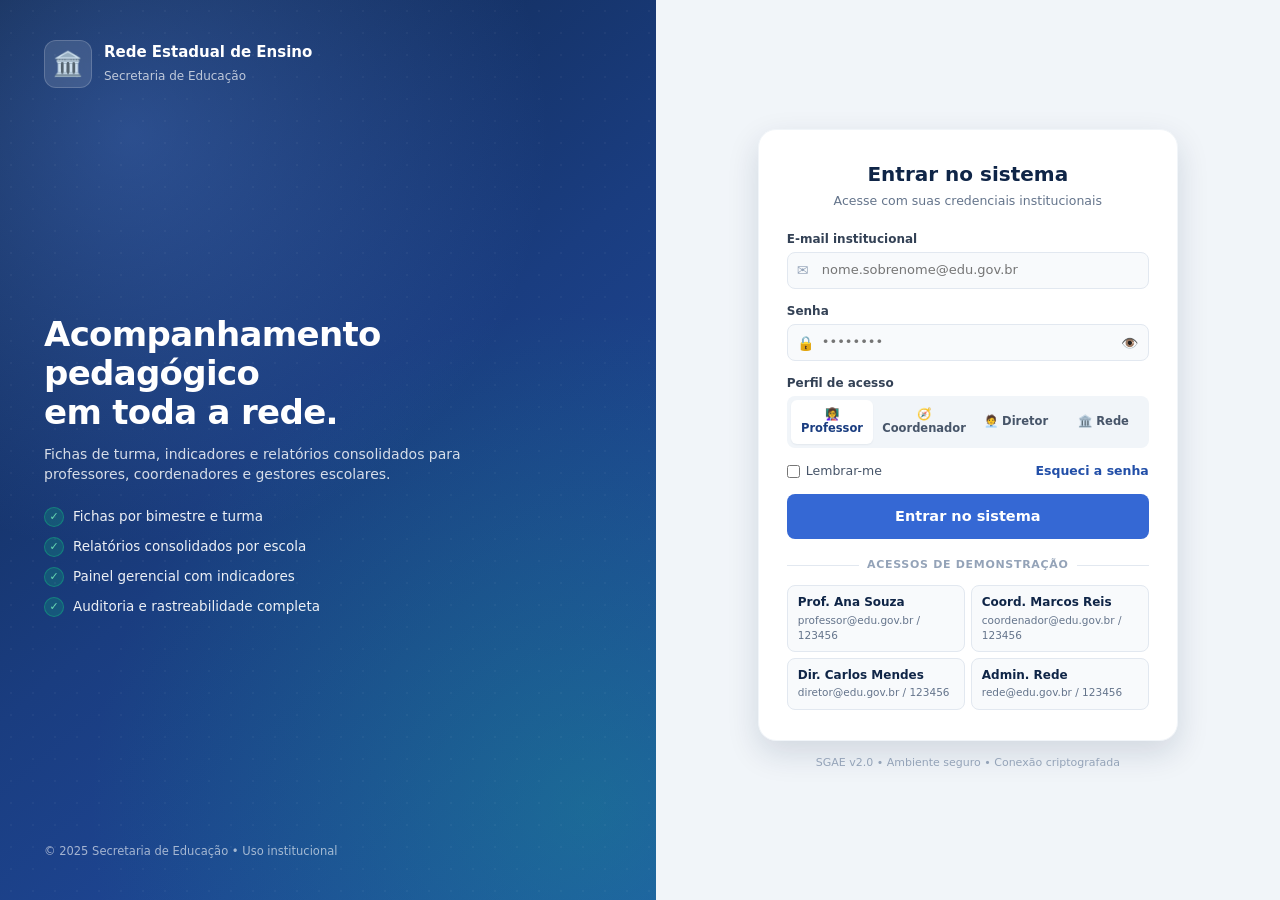
<file: index.html>
<!DOCTYPE html>
<html lang="pt-BR">
<head>
  <meta charset="UTF-8" />
  <meta name="viewport" content="width=device-width, initial-scale=1.0" />
  <title>SGAE • Sistema de Gestão Escolar Estadual</title>
  <link rel="stylesheet" href="style.css" />
</head>
<body class="page-login">

  <div class="login-wrap">
    <aside class="login-hero">
      <div class="login-hero__top">
        <div class="login-hero__brand">
          <span class="crest">🏛️</span>
          <div>
            <strong>Rede Estadual de Ensino</strong>
            <small>Secretaria de Educação</small>
          </div>
        </div>
      </div>
      <div class="login-hero__mid">
        <h1>Acompanhamento pedagógico<br/>em toda a rede.</h1>
        <p>Fichas de turma, indicadores e relatórios consolidados para professores, coordenadores e gestores escolares.</p>
        <ul class="login-hero__list">
          <li><span>✓</span> Fichas por bimestre e turma</li>
          <li><span>✓</span> Relatórios consolidados por escola</li>
          <li><span>✓</span> Painel gerencial com indicadores</li>
          <li><span>✓</span> Auditoria e rastreabilidade completa</li>
        </ul>
      </div>
      <div class="login-hero__foot">
        <span>© 2025 Secretaria de Educação • Uso institucional</span>
      </div>
    </aside>

    <main class="login-main">
      <div class="login-card">
        <div class="login-card__head">
          <h2>Entrar no sistema</h2>
          <p>Acesse com suas credenciais institucionais</p>
        </div>

        <form id="loginForm" class="login-form" novalidate autocomplete="on">
          <div class="field">
            <label for="loginEmail">E-mail institucional</label>
            <div class="input-group">
              <span class="input-group__ico">✉️</span>
              <input type="email" id="loginEmail" placeholder="nome.sobrenome@edu.gov.br" autocomplete="username" required />
            </div>
          </div>
          <div class="field">
            <label for="loginSenha">Senha</label>
            <div class="input-group">
              <span class="input-group__ico">🔒</span>
              <input type="password" id="loginSenha" placeholder="••••••••" autocomplete="current-password" required />
              <button type="button" class="input-group__btn" id="toggleSenha" aria-label="Mostrar senha">👁️</button>
            </div>
          </div>
          <div class="field">
            <label>Perfil de acesso</label>
            <div class="perfil-toggle" id="perfilToggle">
              <button type="button" class="perfil-btn is-active" data-perfil="professor">👩‍🏫 Professor</button>
              <button type="button" class="perfil-btn" data-perfil="coordenador">🧭 Coordenador</button>
              <button type="button" class="perfil-btn" data-perfil="diretor">🧑‍💼 Diretor</button>
              <button type="button" class="perfil-btn" data-perfil="rede">🏛️ Rede</button>
            </div>
          </div>
          <div class="login-row">
            <label class="check"><input type="checkbox" id="lembrar" /><span>Lembrar-me</span></label>
            <a href="#" onclick="return false" class="link-muted">Esqueci a senha</a>
          </div>
          <p id="loginErro" class="alert alert--error" hidden></p>
          <button type="submit" class="btn btn--primary btn--block btn--lg">Entrar no sistema</button>
        </form>

        <div class="login-sep"><span>Acessos de demonstração</span></div>

        <div class="login-demo">
          <button type="button" class="demo-chip" data-email="professor@edu.gov.br" data-senha="123456" data-perfil="professor">
            <strong>Prof. Ana Souza</strong><small>professor@edu.gov.br / 123456</small>
          </button>
          <button type="button" class="demo-chip" data-email="coordenador@edu.gov.br" data-senha="123456" data-perfil="coordenador">
            <strong>Coord. Marcos Reis</strong><small>coordenador@edu.gov.br / 123456</small>
          </button>
          <button type="button" class="demo-chip" data-email="diretor@edu.gov.br" data-senha="123456" data-perfil="diretor">
            <strong>Dir. Carlos Mendes</strong><small>diretor@edu.gov.br / 123456</small>
          </button>
          <button type="button" class="demo-chip" data-email="rede@edu.gov.br" data-senha="123456" data-perfil="rede">
            <strong>Admin. Rede</strong><small>rede@edu.gov.br / 123456</small>
          </button>
        </div>
      </div>
      <p class="login-foot">SGAE v2.0 • Ambiente seguro • Conexão criptografada</p>
    </main>
  </div>

  <div id="toast" class="toast" hidden></div>
  <script src="login.js"></script>
</body>
</html>
</file>
<file: style.css>
*, *::before, *::after { box-sizing: border-box; margin: 0; padding: 0; }
[hidden] { display: none !important; }

:root {
  --brand-50:#eef4ff; --brand-100:#dbe6ff; --brand-200:#bcd1ff;
  --brand-400:#5b8def; --brand-500:#3568d4; --brand-600:#224fa8;
  --brand-700:#1a3d80; --brand-900:#0f2547;
  --green-50:#ecfdf5; --green-100:#d1fae5; --green-500:#10b981; --green-700:#047857;
  --ok-50:#ecfdf5; --ok-500:#10b981; --ok-700:#047857;
  --warn-50:#fffbeb; --warn-500:#f59e0b; --warn-700:#b45309;
  --err-50:#fef2f2; --err-500:#ef4444; --err-700:#991b1b;
  --info-50:#eff6ff; --info-500:#3b82f6; --info-700:#1d4ed8;
  --n-50:#f8fafc; --n-100:#f1f5f9; --n-200:#e2e8f0; --n-300:#cbd5e1;
  --n-400:#94a3b8; --n-500:#64748b; --n-600:#475569; --n-700:#334155;
  --n-800:#1e293b; --n-900:#0f172a;
  --sh-1:0 1px 2px rgba(15,37,71,.06);
  --sh-2:0 4px 10px rgba(15,37,71,.08);
  --sh-3:0 12px 32px rgba(15,37,71,.14);
  --sh-4:0 20px 48px rgba(15,37,71,.2);
  --sidebar-w:230px;
  --font: "Inter","Segoe UI",system-ui,-apple-system,Roboto,sans-serif;
}

html, body { height:100%; }
body { font-family:var(--font); background:var(--n-50); color:var(--n-900); line-height:1.45; -webkit-font-smoothing:antialiased; }
button, input, textarea, select { font:inherit; color:inherit; }
button { cursor:pointer; border:none; background:none; }
a { color:inherit; text-decoration:none; }
:focus-visible { outline:2px solid var(--brand-500); outline-offset:2px; border-radius:6px; }

.btn { display:inline-flex; align-items:center; justify-content:center; gap:6px; padding:8px 14px; border-radius:8px; font-size:13px; font-weight:600; transition:.15s; white-space:nowrap; }
.btn--primary { background:var(--brand-500); color:#fff; }
.btn--primary:hover { background:var(--brand-600); transform:translateY(-1px); box-shadow:var(--sh-2); }
.btn--ghost { background:transparent; color:var(--n-700); border:1.5px solid var(--n-200); }
.btn--ghost:hover { background:var(--n-100); border-color:var(--n-300); }
.btn--soft { background:var(--brand-50); color:var(--brand-700); }
.btn--soft:hover { background:var(--brand-100); }
.btn--danger { background:var(--err-50); color:var(--err-700); border:1.5px solid #fecaca; }
.btn--sm { padding:5px 10px; font-size:11.5px; }
.btn--lg { padding:12px 20px; font-size:14.5px; }
.btn--block { width:100%; }
.btn:disabled { opacity:.5; cursor:not-allowed; }

.icon-btn { width:34px; height:34px; border-radius:8px; display:grid; place-items:center; font-size:15px; color:var(--n-700); transition:.15s; position:relative; }
.icon-btn:hover { background:var(--n-100); }

.field { display:grid; gap:4px; }
.field label { font-size:12px; font-weight:600; color:var(--n-700); }
.field input, .field textarea, .field select { width:100%; padding:8px 11px; border:1.5px solid var(--n-200); border-radius:8px; background:var(--n-50); font-size:13px; transition:.15s; }
.field input:focus, .field textarea:focus, .field select:focus { outline:none; border-color:var(--brand-500); background:#fff; box-shadow:0 0 0 3px rgba(53,104,212,.14); }
.field textarea { resize:vertical; min-height:44px; font-family:inherit; line-height:1.45; }

.input-group { position:relative; }
.input-group__ico { position:absolute; left:10px; top:50%; transform:translateY(-50%); font-size:14px; color:var(--n-400); pointer-events:none; }
.input-group input { padding-left:34px; padding-right:40px; }
.input-group__btn { position:absolute; right:4px; top:50%; transform:translateY(-50%); width:30px; height:30px; border-radius:6px; display:grid; place-items:center; color:var(--n-500); font-size:14px; }

.alert { padding:9px 12px; border-radius:8px; font-size:12.5px; }
.alert--error { background:var(--err-50); color:var(--err-700); border-left:3px solid var(--err-500); }

/* LOGIN */
.page-login { background:var(--n-100); }
.login-wrap { min-height:100vh; display:grid; grid-template-columns:1.05fr 1fr; }
.login-hero { position:relative; padding:40px 44px; background:radial-gradient(circle at 20% 15%, rgba(91,141,239,.35), transparent 45%), radial-gradient(circle at 90% 90%, rgba(16,185,129,.28), transparent 50%), linear-gradient(140deg,#0f2547 0%, #1a3d80 50%, #224fa8 100%); color:#fff; display:flex; flex-direction:column; justify-content:space-between; overflow:hidden; }
.login-hero::after { content:""; position:absolute; inset:0; background-image:radial-gradient(rgba(255,255,255,.08) 1px, transparent 1px); background-size:22px 22px; opacity:.5; pointer-events:none; }
.login-hero__brand { display:flex; align-items:center; gap:12px; position:relative; }
.login-hero__brand strong { display:block; font-size:15px; }
.login-hero__brand small { font-size:12px; opacity:.7; }
.crest { width:48px; height:48px; border-radius:12px; display:grid; place-items:center; font-size:24px; background:rgba(255,255,255,.12); backdrop-filter:blur(6px); border:1px solid rgba(255,255,255,.18); }
.crest--sm { width:34px; height:34px; font-size:17px; border-radius:9px; }
.login-hero__mid { position:relative; max-width:480px; }
.login-hero__mid h1 { font-size:34px; line-height:1.15; font-weight:700; letter-spacing:-.02em; margin-bottom:12px; }
.login-hero__mid p { font-size:14px; opacity:.82; margin-bottom:22px; }
.login-hero__list { list-style:none; display:grid; gap:10px; }
.login-hero__list li { display:flex; align-items:center; gap:9px; font-size:13.5px; opacity:.92; }
.login-hero__list span { width:20px; height:20px; border-radius:50%; background:rgba(16,185,129,.25); border:1px solid rgba(16,185,129,.5); display:grid; place-items:center; font-size:11px; color:#6ee7b7; }
.login-hero__foot { font-size:11.5px; opacity:.6; position:relative; }
.login-main { display:flex; flex-direction:column; align-items:center; justify-content:center; padding:32px 22px; gap:14px; }
.login-card { width:100%; max-width:420px; background:#fff; border-radius:18px; padding:30px 28px; box-shadow:var(--sh-3); border:1px solid var(--n-100); }
.login-card__head { text-align:center; margin-bottom:20px; }
.login-card__head h2 { font-size:20px; color:var(--brand-900); margin-bottom:3px; }
.login-card__head p { font-size:12.5px; color:var(--n-500); }
.login-form { display:grid; gap:14px; }
.perfil-toggle { display:grid; grid-template-columns:repeat(4,1fr); gap:5px; background:var(--n-100); padding:4px; border-radius:8px; }
.perfil-btn { padding:8px 4px; border-radius:6px; font-size:11.5px; font-weight:600; color:var(--n-600); transition:.15s; text-align:center; line-height:1.2; }
.perfil-btn.is-active { background:#fff; color:var(--brand-700); box-shadow:var(--sh-1); }
.login-row { display:flex; justify-content:space-between; align-items:center; font-size:12.5px; }
.check { display:flex; align-items:center; gap:6px; cursor:pointer; color:var(--n-600); }
.check input { accent-color:var(--brand-500); }
.link-muted { color:var(--brand-600); font-weight:600; }
.login-sep { display:flex; align-items:center; gap:8px; margin:18px 0 12px; color:var(--n-400); font-size:11px; text-transform:uppercase; letter-spacing:.7px; font-weight:700; }
.login-sep::before, .login-sep::after { content:""; flex:1; height:1px; background:var(--n-200); }
.login-demo { display:grid; grid-template-columns:1fr 1fr; gap:6px; }
.demo-chip { text-align:left; padding:8px 10px; border-radius:8px; background:var(--n-50); border:1px solid var(--n-200); transition:.15s; display:grid; gap:1px; }
.demo-chip:hover { background:var(--brand-50); border-color:var(--brand-200); }
.demo-chip strong { font-size:12px; color:var(--brand-900); }
.demo-chip small { font-size:10.5px; color:var(--n-500); }
.login-foot { font-size:11px; color:var(--n-400); }

/* APP */
.page-app { overflow: hidden; }
.sidebar { position:fixed; top:0; left:0; bottom:0; width:var(--sidebar-w); background:linear-gradient(180deg,#0f2547 0%, #1a3d80 100%); color:#fff; display:flex; flex-direction:column; padding:14px 10px; z-index:50; overflow:hidden; }
.sidebar__brand { display:flex; align-items:center; gap:9px; padding:2px 6px 12px; border-bottom:1px solid rgba(255,255,255,.08); margin-bottom:10px; flex-shrink:0; }
.sidebar__brand-txt strong { display:block; font-size:13px; }
.sidebar__brand-txt small { font-size:10.5px; opacity:.65; }
.sidebar__escola { padding:8px 10px; border-radius:8px; margin-bottom:10px; background:rgba(255,255,255,.06); border:1px solid rgba(255,255,255,.08); font-size:11.5px; display:grid; gap:1px; flex-shrink:0; }
.sidebar__escola small { opacity:.65; font-size:10px; text-transform:uppercase; letter-spacing:.5px; }
.sidebar__escola strong { font-weight:600; }
.sidebar__nav { flex:1; overflow-y:auto; display:flex; flex-direction:column; gap:12px; padding-right:2px; }
.sidebar__nav::-webkit-scrollbar { width:5px; }
.sidebar__nav::-webkit-scrollbar-thumb { background:rgba(255,255,255,.15); border-radius:6px; }
.nav-group-label { font-size:10px; text-transform:uppercase; letter-spacing:.8px; opacity:.5; font-weight:700; padding:0 6px; margin-bottom:3px; }
.nav-item { display:flex; align-items:center; gap:8px; padding:7px 9px; border-radius:7px; font-size:12.5px; font-weight:500; color:rgba(255,255,255,.82); transition:.15s; text-align:left; width:100%; }
.nav-item:hover { background:rgba(255,255,255,.08); color:#fff; }
.nav-item.is-active { background:rgba(255,255,255,.14); color:#fff; box-shadow:inset 3px 0 0 var(--green-500); }
.nav-item .nav-ico { font-size:14px; width:18px; text-align:center; }
.sidebar__foot { padding-top:10px; margin-top:6px; border-top:1px solid rgba(255,255,255,.08); display:grid; gap:8px; flex-shrink:0; }
.sidebar__foot .btn--ghost { color:rgba(255,255,255,.8); border-color:rgba(255,255,255,.15); font-size:12px; padding:7px 10px; }
.sidebar__foot .btn--ghost:hover { background:rgba(255,255,255,.08); color:#fff; }
.sidebar__meta { font-size:10px; opacity:.5; text-align:center; }

.main { margin-left: var(--sidebar-w); min-height:100vh; display:flex; flex-direction:column; min-width:0; }
.topbar { display:flex; align-items:center; gap:12px; padding:8px 20px; background:#fff; border-bottom:1px solid var(--n-200); position:sticky; top:0; z-index:30; min-height:54px; }
#menuBtn { display:none; }
.crumbs { display:flex; align-items:center; gap:5px; font-size:12.5px; color:var(--n-500); flex:1; min-width:0; }
.crumbs__item:last-child { color:var(--n-900); font-weight:600; }
.crumbs__sep { color:var(--n-300); }
.topbar__actions { display:flex; align-items:center; gap:8px; }
.search-box { display:flex; align-items:center; gap:6px; padding:6px 10px; background:var(--n-50); border:1.5px solid var(--n-200); border-radius:9px; width:220px; transition:.15s; }
.search-box:focus-within { background:#fff; border-color:var(--brand-500); box-shadow:0 0 0 3px rgba(53,104,212,.12); }
.search-box__ico { font-size:12px; color:var(--n-400); }
.search-box input { border:none; background:none; outline:none; flex:1; font-size:12.5px; }
.notif-dot { position:absolute; top:3px; right:3px; min-width:14px; height:14px; padding:0 3px; background:var(--err-500); color:#fff; font-size:9px; font-weight:700; border-radius:20px; display:grid; place-items:center; border:2px solid #fff; }
.user-chip { display:flex; align-items:center; gap:8px; padding:4px 8px 4px 4px; border-radius:30px; cursor:pointer; transition:.15s; position:relative; border:1.5px solid transparent; }
.user-chip:hover { background:var(--n-50); border-color:var(--n-200); }
.user-chip__info strong { display:block; font-size:12px; line-height:1.15; }
.user-chip__info small { font-size:10.5px; color:var(--n-500); }
.user-chip__caret { font-size:9px; color:var(--n-400); }
.avatar { width:30px; height:30px; border-radius:50%; display:grid; place-items:center; background:linear-gradient(135deg,var(--brand-500),var(--brand-700)); color:#fff; font-weight:700; font-size:12px; flex:none; }
.avatar--sm { width:28px; height:28px; font-size:11px; }
.user-menu { position:absolute; top:calc(100% + 6px); right:0; min-width:200px; background:#fff; border:1px solid var(--n-200); border-radius:10px; box-shadow:var(--sh-3); padding:5px; z-index:60; }
.user-menu button { display:flex; align-items:center; gap:8px; width:100%; text-align:left; padding:7px 9px; border-radius:7px; font-size:12.5px; color:var(--n-700); transition:.15s; }
.user-menu button:hover { background:var(--n-100); }
.user-menu button.danger { color:var(--err-700); }
.user-menu hr { border:none; border-top:1px solid var(--n-100); margin:3px 0; }

.page-head { padding:12px 20px 0; display:flex; align-items:flex-start; justify-content:space-between; gap:12px; flex-wrap:wrap; }
.page-head h1 { font-size:17px; color:var(--brand-900); line-height:1.2; }
.page-head p { font-size:11.5px; color:var(--n-500); margin-top:1px; }
.page-head__tools { display:flex; gap:6px; flex-wrap:wrap; }
.content { flex:1; padding:12px 20px 24px; display:grid; gap:10px; align-content:start; }

.card { background:#fff; border:1px solid var(--n-200); border-radius:14px; padding:12px 14px; box-shadow:var(--sh-1); }
.card__head { display:flex; align-items:center; justify-content:space-between; gap:10px; margin-bottom:10px; flex-wrap:wrap; }
.card__head h3 { font-size:13.5px; color:var(--brand-900); }
.card__head p { font-size:11.5px; color:var(--n-500); }

.grid { display:grid; gap:10px; }
.grid--2 { grid-template-columns:repeat(auto-fill,minmax(220px,1fr)); }
.grid--3 { grid-template-columns:repeat(auto-fill,minmax(180px,1fr)); }
.grid--4 { grid-template-columns:repeat(auto-fill,minmax(150px,1fr)); }

.stat { background:#fff; border:1px solid var(--n-200); border-radius:12px; padding:10px 12px; display:flex; gap:10px; align-items:center; transition:.15s; }
.stat:hover { box-shadow:var(--sh-2); transform:translateY(-1px); }
.stat__ico { width:34px; height:34px; flex:none; border-radius:9px; display:grid; place-items:center; font-size:16px; background:var(--brand-50); }
.stat__ico--green { background:var(--green-50); }
.stat__val { font-size:17px; font-weight:700; color:var(--brand-900); line-height:1.1; }
.stat__lbl { font-size:10.5px; color:var(--n-500); line-height:1.2; }

.turma-card { background:#fff; border:1px solid var(--n-200); border-radius:12px; padding:10px 12px; cursor:pointer; transition:.15s; text-align:left; width:100%; display:grid; gap:5px; }
.turma-card:hover { border-color:var(--brand-400); transform:translateY(-2px); box-shadow:var(--sh-2); }
.turma-card__top { display:flex; justify-content:space-between; align-items:flex-start; gap:6px; }
.turma-card__badge { font-size:10px; font-weight:700; padding:2px 7px; border-radius:20px; background:var(--brand-50); color:var(--brand-700); }
.turma-card__badge--green { background:var(--green-50); color:var(--green-700); }
.turma-card h4 { font-size:13.5px; color:var(--n-800); line-height:1.25; }
.turma-card p { font-size:11.5px; color:var(--n-500); line-height:1.3; }

.progress { height:6px; background:var(--n-100); border-radius:20px; overflow:hidden; }
.progress__bar { height:100%; background:linear-gradient(90deg,var(--brand-500),var(--green-500)); border-radius:20px; transition:width .6s; }
.progress__bar--warn { background:linear-gradient(90deg,#f59e0b,#ef4444); }

.ficha-section { background:#fff; border:1px solid var(--n-200); border-radius:14px; overflow:hidden; box-shadow:var(--sh-1); }
.ficha-section__head { padding:9px 14px; background:linear-gradient(90deg,var(--brand-50), #fff); border-bottom:1px solid var(--brand-100); display:flex; align-items:center; gap:8px; }
.ficha-section__head span { font-size:15px; }
.ficha-section__head h4 { font-size:12.5px; color:var(--brand-900); font-weight:600; }
.ficha-section__body { padding:10px 14px; display:grid; gap:10px; }
.pergunta { display:grid; gap:3px; }
.pergunta label { font-size:12px; font-weight:600; color:var(--n-700); line-height:1.35; }

.q-block { border:1px solid var(--n-200); border-radius:10px; overflow:hidden; margin-bottom:8px; }
.q-block__head { padding:8px 12px; background:var(--brand-50); border-bottom:1px solid var(--brand-100); font-size:12px; color:var(--brand-900); font-weight:600; display:flex; justify-content:space-between; align-items:center; gap:8px; flex-wrap:wrap; }
.q-block__count { font-size:10.5px; color:var(--n-500); font-weight:500; }
.q-block__body { padding:4px 12px; }
.q-item { padding:8px 0; border-bottom:1px solid var(--n-100); }
.q-item:last-child { border-bottom:none; }
.q-item__head { display:flex; justify-content:space-between; gap:8px; margin-bottom:2px; font-size:11px; color:var(--n-500); }
.q-item__head strong { color:var(--n-800); font-size:11.5px; }
.q-item__text { font-size:12.5px; color:var(--n-800); white-space:pre-wrap; line-height:1.4; }

.table-wrap { overflow-x:auto; border-radius:10px; border:1px solid var(--n-200); }
table { width:100%; border-collapse:collapse; font-size:12.5px; background:#fff; }
thead { background:var(--n-50); }
th, td { padding:8px 12px; text-align:left; border-bottom:1px solid var(--n-100); }
th { font-size:10.5px; text-transform:uppercase; letter-spacing:.4px; color:var(--n-500); font-weight:700; }
tbody tr:last-child td { border-bottom:none; }
tbody tr:hover { background:var(--brand-50); }

.badge { display:inline-flex; align-items:center; gap:3px; font-size:10.5px; font-weight:700; padding:2px 8px; border-radius:20px; }
.badge--ok { background:var(--ok-50); color:var(--ok-700); }
.badge--info { background:var(--brand-50); color:var(--brand-700); }
.badge--muted { background:var(--n-100); color:var(--n-600); }

.empty { padding:30px 16px; text-align:center; color:var(--n-500); }
.empty__ico { font-size:34px; margin-bottom:8px; opacity:.7; }
.empty h4 { font-size:13.5px; color:var(--n-700); margin-bottom:2px; }
.empty p { font-size:12px; max-width:380px; margin:0 auto; }

.toolbar { display:flex; gap:8px; flex-wrap:wrap; align-items:center; }
.toolbar .field { flex:1; min-width:160px; }
.actions { display:flex; gap:6px; flex-wrap:wrap; }
.chart { display:grid; gap:8px; }
.chart__row { display:grid; gap:4px; }
.chart__row-head { display:flex; justify-content:space-between; font-size:12px; }
.chart__row-head strong { color:var(--n-800); }
.chart__row-head span { color:var(--n-500); font-size:11.5px; }

.perfil-grid { display:grid; grid-template-columns:repeat(auto-fill, minmax(190px, 1fr)); gap:8px; }
.perfil-item { padding:9px 11px; background:var(--n-50); border-radius:9px; display:grid; gap:1px; border:1px solid var(--n-100); }
.perfil-item__k { font-size:10px; color:var(--n-500); text-transform:uppercase; letter-spacing:.5px; font-weight:700; }
.perfil-item__v { font-size:12.5px; color:var(--n-800); overflow:hidden; text-overflow:ellipsis; white-space:nowrap; }

.drawer { position:fixed; inset:0; z-index:200; }
.drawer__backdrop { position:absolute; inset:0; background:rgba(15,37,71,.4); }
.drawer__panel { position:absolute; top:0; right:0; height:100%; width:min(400px,100%); background:#fff; box-shadow:var(--sh-4); display:flex; flex-direction:column; animation:slideIn .22s ease; }
@keyframes slideIn { from { transform:translateX(16px); opacity:0; } to { transform:translateX(0); opacity:1; } }
.drawer__head { display:flex; justify-content:space-between; align-items:center; padding:14px 18px; border-bottom:1px solid var(--n-200); }
.drawer__head h3 { font-size:14px; color:var(--brand-900); }
.drawer__body { padding:12px 18px; overflow-y:auto; display:grid; gap:8px; }
.notif-item { padding:10px 12px; border-radius:9px; border:1px solid var(--n-200); background:var(--n-50); display:grid; gap:3px; }
.notif-item strong { font-size:12.5px; color:var(--n-800); }
.notif-item p { font-size:12px; color:var(--n-600); }
.notif-item small { font-size:10.5px; color:var(--n-400); }
.notif-item.unread { background:var(--brand-50); border-color:var(--brand-200); }

.modal-root { position:fixed; inset:0; z-index:300; display:grid; place-items:center; padding:20px; }
.modal-backdrop { position:absolute; inset:0; background:rgba(15,37,71,.5); backdrop-filter:blur(3px); }
.modal { position:relative; background:#fff; border-radius:14px; max-width:480px; width:100%; box-shadow:var(--sh-4); display:flex; flex-direction:column; max-height:90vh; animation:pop .2s ease; }
@keyframes pop { from { transform:scale(.97); opacity:0; } to { transform:scale(1); opacity:1; } }
.modal__head { padding:14px 18px; display:flex; justify-content:space-between; align-items:center; border-bottom:1px solid var(--n-200); }
.modal__head h3 { font-size:14.5px; color:var(--brand-900); }
.modal__body { padding:16px 18px; font-size:13.5px; color:var(--n-700); overflow-y:auto; }
.modal__foot { padding:12px 18px; border-top:1px solid var(--n-100); display:flex; justify-content:flex-end; gap:8px; }

.toast { position:fixed; bottom:20px; right:20px; padding:11px 16px; background:var(--n-900); color:#fff; border-radius:10px; font-size:13px; box-shadow:var(--sh-3); z-index:500; display:flex; align-items:center; gap:9px; max-width:380px; transform:translateY(20px); opacity:0; transition:.28s; }
.toast.is-show { transform:translateY(0); opacity:1; }
.toast--ok { background:#065f46; }
.toast--err { background:#7f1d1d; }
.toast--warn { background:#78350f; }
.toast--info { background:#1e3a8a; }

.overlay { position:fixed; inset:0; background:rgba(15,37,71,.45); opacity:0; visibility:hidden; transition:.25s; z-index:40; }
.overlay.is-open { opacity:1; visibility:visible; }

@media (max-width: 900px) {
  .login-wrap { grid-template-columns:1fr; }
  .login-hero { display:none; }
  .sidebar { transform:translateX(-100%); transition:.28s; box-shadow:var(--sh-3); width:260px; }
  .sidebar.is-open { transform:translateX(0); }
  .main { margin-left:0; }
  #menuBtn { display:grid; }
  .search-box { display:none; }
  .user-chip__info { display:none; }
  .topbar { padding:8px 14px; }
  .page-head { padding:10px 14px 0; }
  .content { padding:10px 14px 20px; gap:8px; }
  .page-head h1 { font-size:16px; }
}
@media (max-width: 520px) {
  .login-card { padding:22px 18px; }
  .login-demo { grid-template-columns:1fr; }
  .perfil-toggle { grid-template-columns:1fr 1fr; }
  .grid--3, .grid--4 { grid-template-columns:1fr 1fr; }
}
</file>
